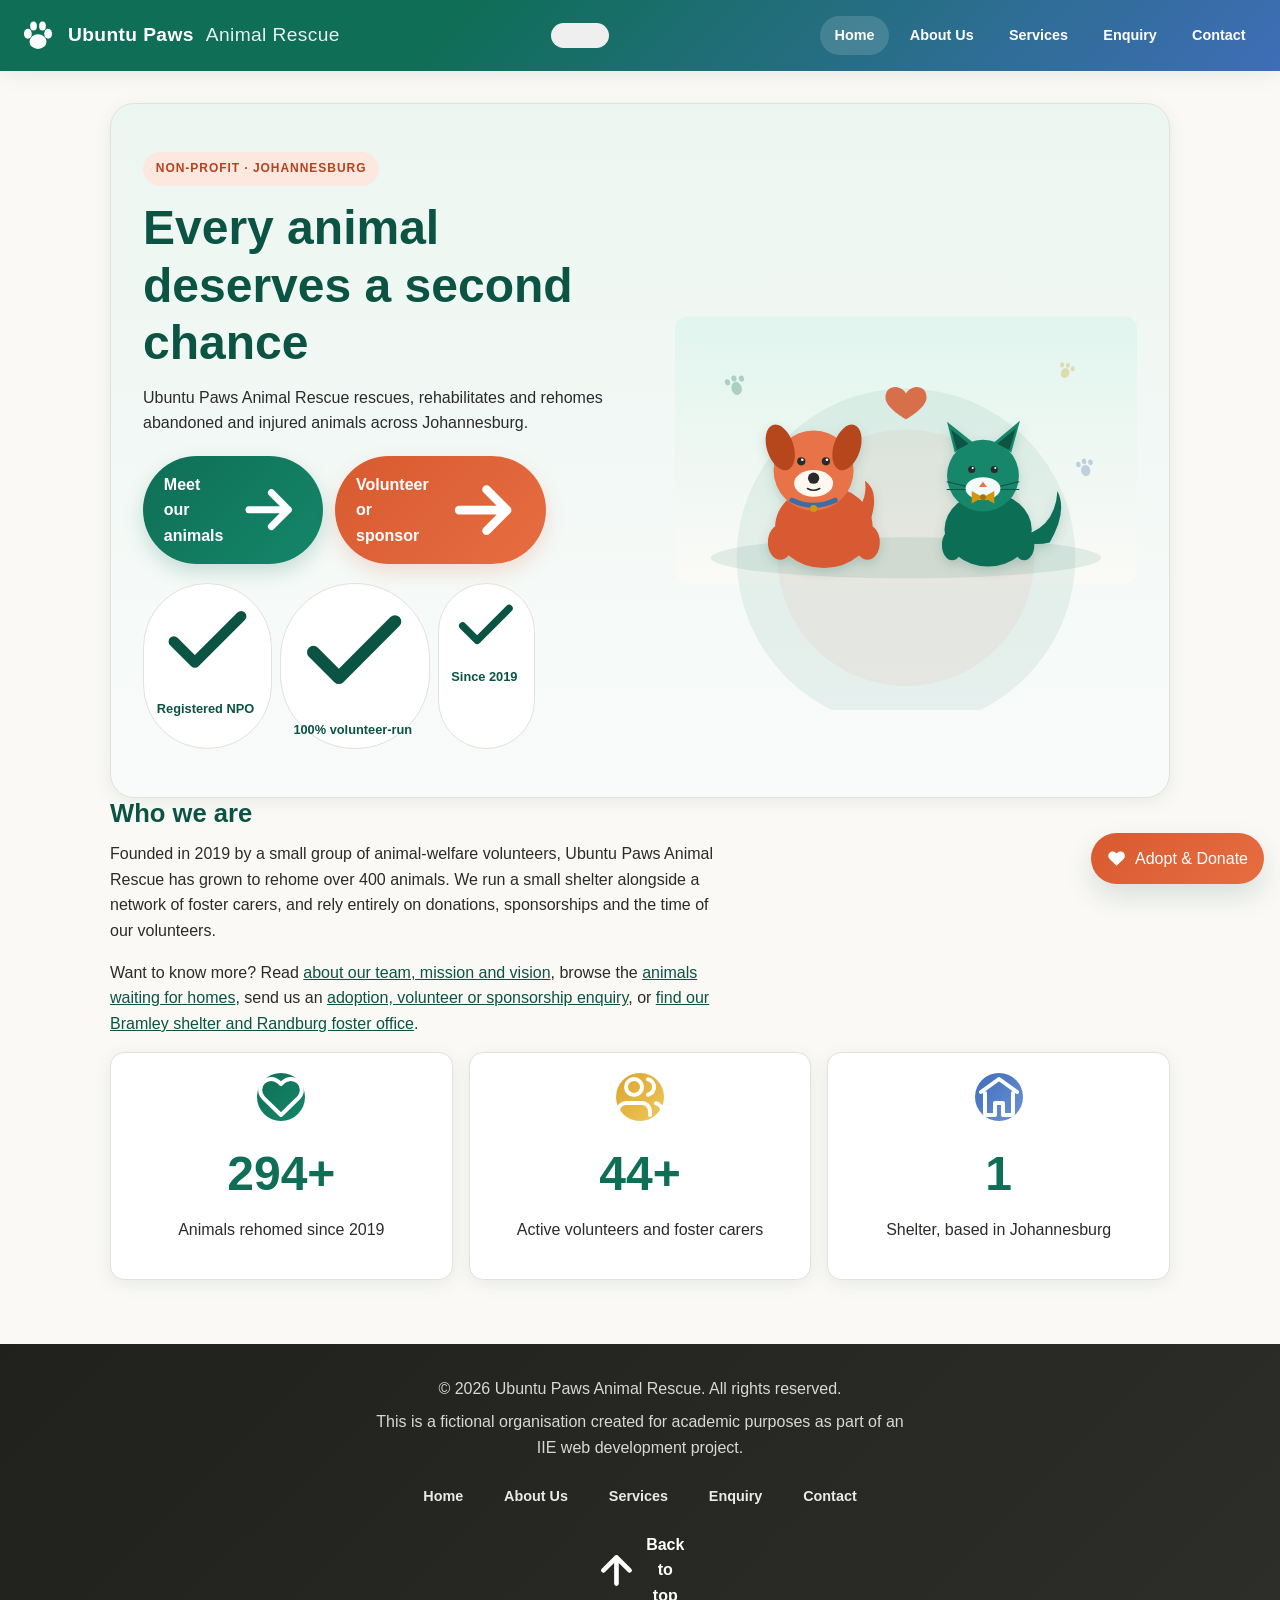
<file: index.html>
<!DOCTYPE html>
<html lang="en">
<head>
  <meta charset="UTF-8">
  <meta name="viewport" content="width=device-width, initial-scale=1.0">
  <title>Animal Rescue &amp; Adoption in Johannesburg | Ubuntu Paws</title>
  <meta name="description" content="Ubuntu Paws is a Johannesburg animal rescue NPO. Adopt a rescued dog or cat, volunteer at our Bramley shelter or sponsor an animal in need.">
  <meta name="keywords" content="animal rescue Johannesburg, adopt a dog Johannesburg, adopt a cat Gauteng, animal shelter Bramley, volunteer animal shelter, sponsor a rescue animal">
  <meta name="author" content="Ubuntu Paws Animal Rescue">
  <meta name="robots" content="index, follow">
  <meta name="theme-color" content="#0f6e56">
  <meta name="referrer" content="strict-origin-when-cross-origin">
  <link rel="canonical" href="https://travismilla94-star.github.io/ubuntu-paws/">
  <meta property="og:type" content="website">
  <meta property="og:site_name" content="Ubuntu Paws Animal Rescue">
  <meta property="og:title" content="Animal Rescue &amp; Adoption in Johannesburg | Ubuntu Paws">
  <meta property="og:description" content="Ubuntu Paws is a Johannesburg animal rescue NPO. Adopt a rescued dog or cat, volunteer at our Bramley shelter or sponsor an animal in need.">
  <meta property="og:url" content="https://travismilla94-star.github.io/ubuntu-paws/">
  <meta property="og:image" content="https://travismilla94-star.github.io/ubuntu-paws/images/og-image.png">
  <meta property="og:image:alt" content="Illustration of a rescued dog and cat sitting together">
  <meta property="og:locale" content="en_ZA">
  <meta name="twitter:card" content="summary_large_image">
  <meta name="twitter:title" content="Animal Rescue &amp; Adoption in Johannesburg | Ubuntu Paws">
  <meta name="twitter:description" content="Ubuntu Paws is a Johannesburg animal rescue NPO. Adopt a rescued dog or cat, volunteer at our Bramley shelter or sponsor an animal in need.">
  <meta name="twitter:image" content="https://travismilla94-star.github.io/ubuntu-paws/images/og-image.png">
  <script>document.documentElement.classList.add('js');</script>
  <link rel="preconnect" href="https://fonts.googleapis.com">
  <link rel="preconnect" href="https://fonts.gstatic.com" crossorigin>
  <link href="https://fonts.googleapis.com/css2?family=Nunito+Sans:wght@400;600;700&family=Poppins:wght@600;700&display=swap" rel="stylesheet">
  <link rel="icon" href="images/favicon.svg" type="image/svg+xml">
  <link rel="stylesheet" href="css/style.css">
  <script type="application/ld+json">
{
  "@context": "https://schema.org",
  "@type": "AnimalShelter",
  "name": "Ubuntu Paws Animal Rescue",
  "url": "https://travismilla94-star.github.io/ubuntu-paws/",
  "logo": "https://travismilla94-star.github.io/ubuntu-paws/images/favicon.svg",
  "image": "https://travismilla94-star.github.io/ubuntu-paws/images/og-image.png",
  "description": "Johannesburg non-profit that rescues, rehabilitates and rehomes abandoned and injured animals.",
  "foundingDate": "2019",
  "telephone": "+27115550123",
  "email": "shelter@ubuntupaws.org.za",
  "areaServed": {
    "@type": "City",
    "name": "Johannesburg"
  },
  "address": {
    "@type": "PostalAddress",
    "streetAddress": "12 Baobab Street",
    "addressLocality": "Bramley",
    "addressRegion": "Gauteng",
    "postalCode": "2090",
    "addressCountry": "ZA"
  },
  "geo": {
    "@type": "GeoCoordinates",
    "latitude": -26.0968,
    "longitude": 28.1056
  },
  "openingHoursSpecification": [
    {
      "@type": "OpeningHoursSpecification",
      "dayOfWeek": [
        "Monday",
        "Tuesday",
        "Wednesday",
        "Thursday",
        "Friday",
        "Saturday"
      ],
      "opens": "09:00",
      "closes": "16:00"
    }
  ],
  "department": {
    "@type": "AnimalShelter",
    "name": "Ubuntu Paws Foster Care Office",
    "telephone": "+27115550456",
    "email": "fostercare@ubuntupaws.org.za",
    "address": {
      "@type": "PostalAddress",
      "streetAddress": "45 Jacaranda Avenue",
      "addressLocality": "Randburg",
      "addressRegion": "Gauteng",
      "postalCode": "2194",
      "addressCountry": "ZA"
    }
  }
}
  </script>
</head>
<body>
  <a class="skip-link" href="#main">Skip to main content</a>

  <!-- Site header with logo/site name -->
  <header id="top">
    <div class="logo">
      <svg class="logo-mark" viewBox="0 0 64 64" fill="currentColor" aria-hidden="true">
        <ellipse cx="32" cy="42" rx="15" ry="13"/>
        <ellipse cx="14" cy="28" rx="7" ry="9"/>
        <ellipse cx="50" cy="28" rx="7" ry="9"/>
        <ellipse cx="24" cy="14" rx="6" ry="8"/>
        <ellipse cx="40" cy="14" rx="6" ry="8"/>
      </svg>
      Ubuntu Paws <span>Animal Rescue</span>
    </div>

    <!-- Main navigation menu, links to every page on the site -->
    <nav>
      <ul>
        <li><a href="index.html" class="active">Home</a></li>
        <li><a href="about.html">About Us</a></li>
        <li><a href="services.html">Services</a></li>
        <li><a href="enquiry.html">Enquiry</a></li>
        <li><a href="contact.html">Contact</a></li>
      </ul>
    </nav>
  </header>

  <main id="main">
    <!-- Hero section: main call to action for the homepage -->
    <section class="hero">
      <div class="hero-text">
        <span class="eyebrow">Non-profit &middot; Johannesburg</span>
        <h1>Every animal deserves a second chance</h1>
        <p>Ubuntu Paws Animal Rescue rescues, rehabilitates and rehomes abandoned and injured animals across Johannesburg.</p>
        <div class="cta-buttons">
          <a href="services.html" class="btn btn-primary">
            Meet our animals
            <svg class="btn-icon" viewBox="0 0 24 24" fill="none" stroke="currentColor" stroke-width="2.5" stroke-linecap="round" stroke-linejoin="round" aria-hidden="true"><path d="M5 12h14M13 6l6 6-6 6"/></svg>
          </a>
          <a href="enquiry.html" class="btn btn-secondary">
            Volunteer or sponsor
            <svg class="btn-icon" viewBox="0 0 24 24" fill="none" stroke="currentColor" stroke-width="2.5" stroke-linecap="round" stroke-linejoin="round" aria-hidden="true"><path d="M5 12h14M13 6l6 6-6 6"/></svg>
          </a>
        </div>
        <ul class="trust-badges">
          <li>
            <svg viewBox="0 0 24 24" fill="none" stroke="currentColor" stroke-width="2.5" stroke-linecap="round" stroke-linejoin="round" aria-hidden="true"><path d="M20 6 9 17l-5-5"/></svg>
            Registered NPO
          </li>
          <li>
            <svg viewBox="0 0 24 24" fill="none" stroke="currentColor" stroke-width="2.5" stroke-linecap="round" stroke-linejoin="round" aria-hidden="true"><path d="M20 6 9 17l-5-5"/></svg>
            100% volunteer-run
          </li>
          <li>
            <svg viewBox="0 0 24 24" fill="none" stroke="currentColor" stroke-width="2.5" stroke-linecap="round" stroke-linejoin="round" aria-hidden="true"><path d="M20 6 9 17l-5-5"/></svg>
            Since 2019
          </li>
        </ul>
      </div>

      <!-- Responsive image: the browser serves a simpler, tighter
           composition on narrow screens and a fuller scene on wide
           screens (an "art direction" use of <picture>). Both are
           original vector illustrations included in images/. -->
      <picture class="hero-image">
        <source media="(min-width: 900px)" srcset="images/hero-desktop.svg" width="900" height="520">
        <img src="images/hero-mobile.svg" alt="Illustration of a rescued dog wearing a blue collar and a cat wearing a gold bow tie sitting together" width="600" height="460" fetchpriority="high">
      </picture>
    </section>

    <!-- Brief introduction to the organisation -->
    <section class="intro">
      <h2>Who we are</h2>
      <p>Founded in 2019 by a small group of animal-welfare volunteers, Ubuntu Paws Animal Rescue has grown
        to rehome over 400 animals. We run a small shelter alongside a network of foster carers, and rely
        entirely on donations, sponsorships and the time of our volunteers.</p>
      <p>Want to know more? Read <a href="about.html">about our team, mission and vision</a>, browse the
        <a href="services.html">animals waiting for homes</a>, send us an <a href="enquiry.html">adoption, volunteer or
        sponsorship enquiry</a>, or <a href="contact.html">find our Bramley shelter and Randburg foster office</a>.</p>
    </section>

    <!-- Quick links / highlights, in a full-bleed colour band -->
    <section class="stats-band full-bleed">
      <div class="highlights">
        <div class="highlight-card">
          <div class="icon-badge" aria-hidden="true">
            <svg viewBox="0 0 24 24" fill="none" stroke="currentColor" stroke-width="2" stroke-linecap="round" stroke-linejoin="round"><path d="M20.8 4.6a5.5 5.5 0 0 0-7.8 0L12 5.6l-1-1a5.5 5.5 0 0 0-7.8 7.8l1 1L12 21l7.8-7.6 1-1a5.5 5.5 0 0 0 0-7.8z"/></svg>
          </div>
          <h3 data-count="400" data-suffix="+">400+</h3>
          <p>Animals rehomed since 2019</p>
        </div>
        <div class="highlight-card">
          <div class="icon-badge gold" aria-hidden="true">
            <svg viewBox="0 0 24 24" fill="none" stroke="currentColor" stroke-width="2" stroke-linecap="round" stroke-linejoin="round"><path d="M17 21v-2a4 4 0 0 0-4-4H5a4 4 0 0 0-4 4v2"/><circle cx="9" cy="7" r="4"/><path d="M23 21v-2a4 4 0 0 0-3-3.87"/><path d="M16 3.13a4 4 0 0 1 0 7.75"/></svg>
          </div>
          <h3 data-count="60" data-suffix="+">60+</h3>
          <p>Active volunteers and foster carers</p>
        </div>
        <div class="highlight-card">
          <div class="icon-badge blue" aria-hidden="true">
            <svg viewBox="0 0 24 24" fill="none" stroke="currentColor" stroke-width="2" stroke-linecap="round" stroke-linejoin="round"><path d="M3 9.5 12 3l9 6.5"/><path d="M5 10v10a1 1 0 0 0 1 1h4v-6h4v6h4a1 1 0 0 0 1-1V10"/></svg>
          </div>
          <h3 data-count="1">1</h3>
          <p>Shelter, based in Johannesburg</p>
        </div>
      </div>
    </section>
  </main>

  <!-- Site footer, repeated on every page -->
  <footer>
    <p>&copy; 2026 Ubuntu Paws Animal Rescue. All rights reserved.</p>
    <p>This is a fictional organisation created for academic purposes as part of an IIE web development project.</p>
    <nav class="footer-nav" aria-label="Footer">
      <a href="index.html">Home</a>
      <a href="about.html">About Us</a>
      <a href="services.html">Services</a>
      <a href="enquiry.html">Enquiry</a>
      <a href="contact.html">Contact</a>
    </nav>
    <a class="back-to-top" href="#top">
      <svg viewBox="0 0 24 24" fill="none" stroke="currentColor" stroke-width="2.5" stroke-linecap="round" stroke-linejoin="round" aria-hidden="true"><path d="M12 19V5M5 12l7-7 7 7"/></svg>
      Back to top
    </a>
  </footer>

  <!-- Floating call-to-action: keeps the primary conversion goal reachable -->
  <a class="fab" href="enquiry.html">
    <svg viewBox="0 0 24 24" fill="currentColor" aria-hidden="true"><path d="M20.8 4.6a5.5 5.5 0 0 0-7.8 0L12 5.6l-1-1a5.5 5.5 0 0 0-7.8 7.8l1 1L12 21l7.8-7.6 1-1a5.5 5.5 0 0 0 0-7.8z"/></svg>
    <span class="fab-label">Adopt &amp; Donate</span>
  </a>

  <script src="js/main.js" defer></script>
</body>
</html>
</file>
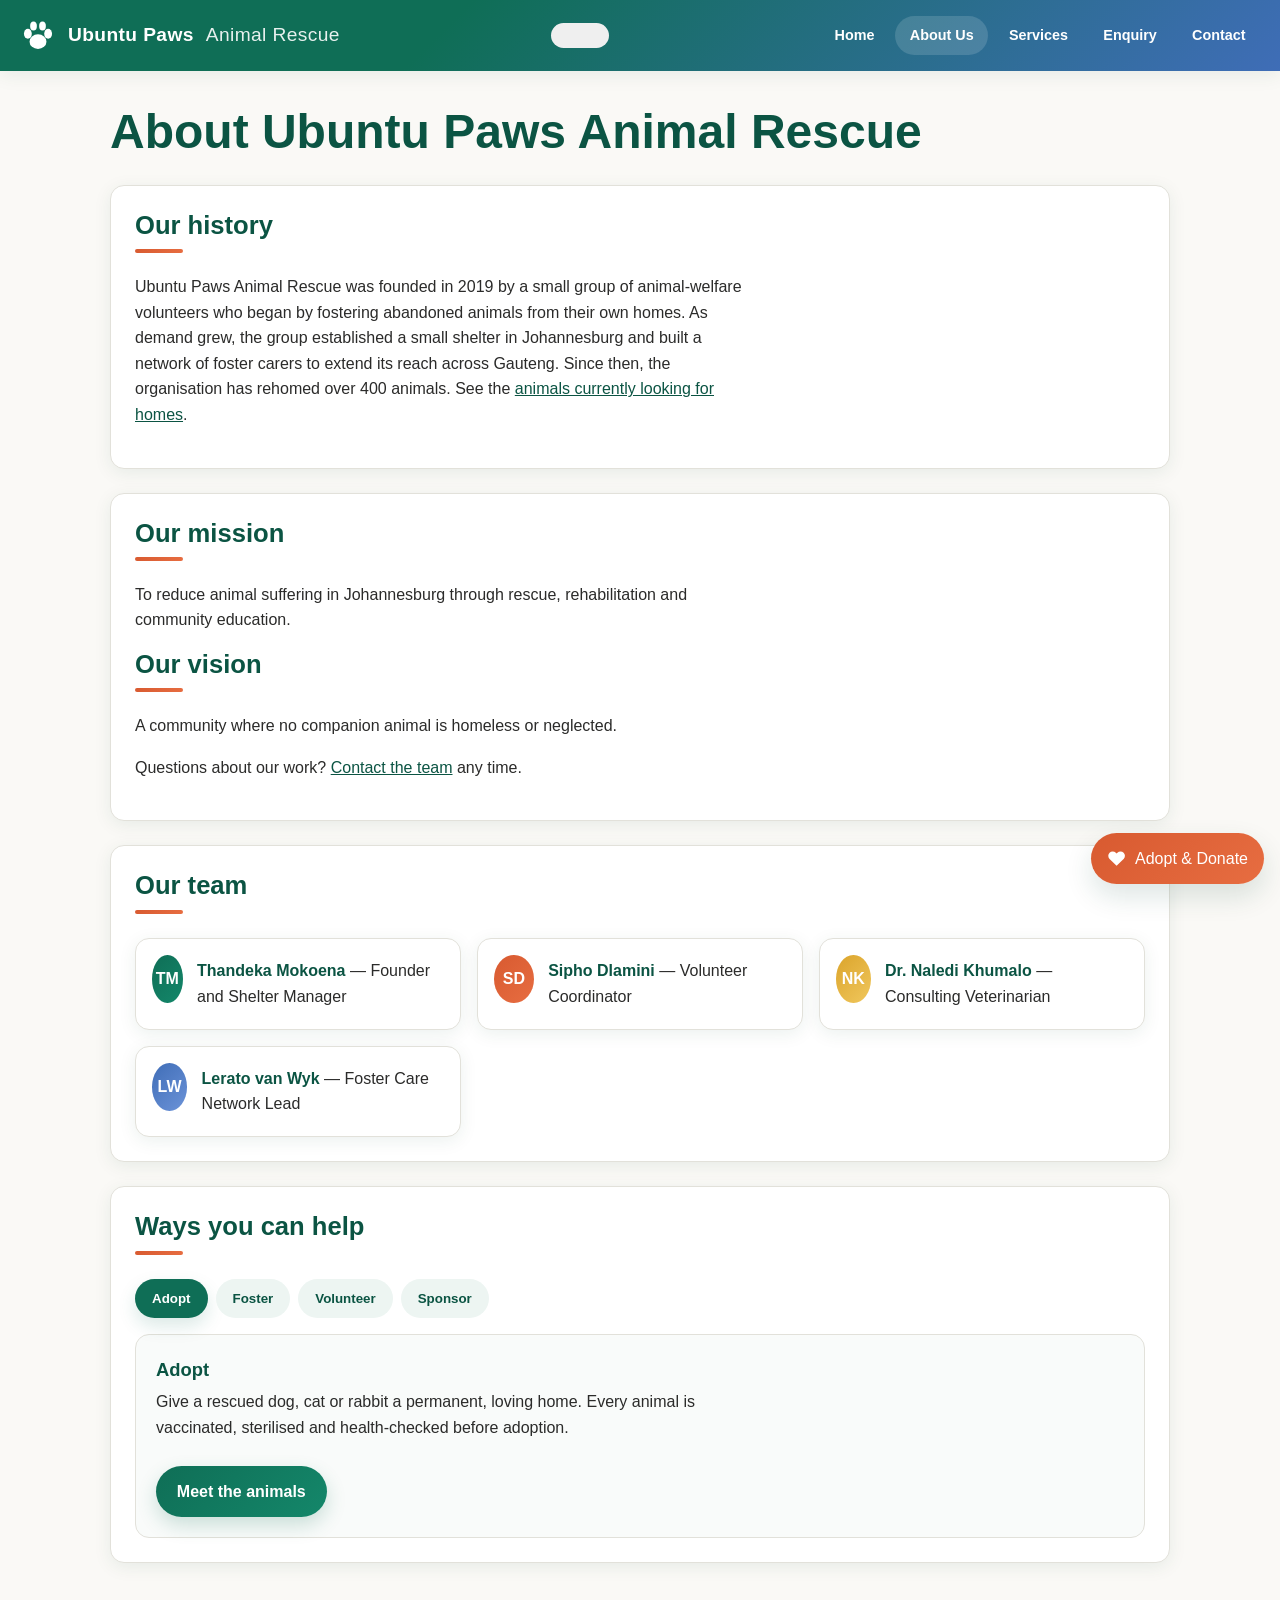
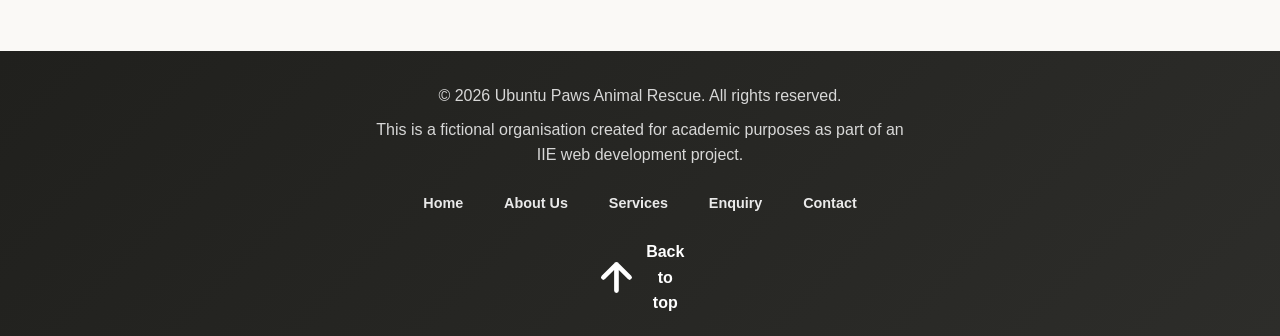
<file: about.html>
<!DOCTYPE html>
<html lang="en">
<head>
  <meta charset="UTF-8">
  <meta name="viewport" content="width=device-width, initial-scale=1.0">
  <title>About Us: Johannesburg Animal Rescue NPO | Ubuntu Paws</title>
  <meta name="description" content="Meet the volunteers behind Ubuntu Paws, a Johannesburg animal rescue founded in 2019, and learn about our mission, vision and ways to help.">
  <meta name="keywords" content="about Ubuntu Paws, Johannesburg animal welfare, animal rescue team, foster care network Gauteng, animal rescue mission">
  <meta name="author" content="Ubuntu Paws Animal Rescue">
  <meta name="robots" content="index, follow">
  <meta name="theme-color" content="#0f6e56">
  <meta name="referrer" content="strict-origin-when-cross-origin">
  <link rel="canonical" href="https://travismilla94-star.github.io/ubuntu-paws/about.html">
  <meta property="og:type" content="website">
  <meta property="og:site_name" content="Ubuntu Paws Animal Rescue">
  <meta property="og:title" content="About Us: Johannesburg Animal Rescue NPO | Ubuntu Paws">
  <meta property="og:description" content="Meet the volunteers behind Ubuntu Paws, a Johannesburg animal rescue founded in 2019, and learn about our mission, vision and ways to help.">
  <meta property="og:url" content="https://travismilla94-star.github.io/ubuntu-paws/about.html">
  <meta property="og:image" content="https://travismilla94-star.github.io/ubuntu-paws/images/og-image.png">
  <meta property="og:image:alt" content="Illustration of a rescued dog and cat sitting together">
  <meta property="og:locale" content="en_ZA">
  <meta name="twitter:card" content="summary_large_image">
  <meta name="twitter:title" content="About Us: Johannesburg Animal Rescue NPO | Ubuntu Paws">
  <meta name="twitter:description" content="Meet the volunteers behind Ubuntu Paws, a Johannesburg animal rescue founded in 2019, and learn about our mission, vision and ways to help.">
  <meta name="twitter:image" content="https://travismilla94-star.github.io/ubuntu-paws/images/og-image.png">
  <script>document.documentElement.classList.add('js');</script>
  <link rel="preconnect" href="https://fonts.googleapis.com">
  <link rel="preconnect" href="https://fonts.gstatic.com" crossorigin>
  <link href="https://fonts.googleapis.com/css2?family=Nunito+Sans:wght@400;600;700&family=Poppins:wght@600;700&display=swap" rel="stylesheet">
  <link rel="icon" href="images/favicon.svg" type="image/svg+xml">
  <link rel="stylesheet" href="css/style.css">
</head>
<body>
  <a class="skip-link" href="#main">Skip to main content</a>

  <header id="top">
    <div class="logo">
      <svg class="logo-mark" viewBox="0 0 64 64" fill="currentColor" aria-hidden="true">
        <ellipse cx="32" cy="42" rx="15" ry="13"/>
        <ellipse cx="14" cy="28" rx="7" ry="9"/>
        <ellipse cx="50" cy="28" rx="7" ry="9"/>
        <ellipse cx="24" cy="14" rx="6" ry="8"/>
        <ellipse cx="40" cy="14" rx="6" ry="8"/>
      </svg>
      Ubuntu Paws <span>Animal Rescue</span>
    </div>
    <nav>
      <ul>
        <li><a href="index.html">Home</a></li>
        <li><a href="about.html" class="active">About Us</a></li>
        <li><a href="services.html">Services</a></li>
        <li><a href="enquiry.html">Enquiry</a></li>
        <li><a href="contact.html">Contact</a></li>
      </ul>
    </nav>
  </header>

  <main id="main">
    <section class="page-heading">
      <h1>About Ubuntu Paws Animal Rescue</h1>
    </section>

    <!-- Organisation history -->
    <section class="content-block">
      <h2>Our history</h2>
      <p>Ubuntu Paws Animal Rescue was founded in 2019 by a small group of animal-welfare volunteers who
        began by fostering abandoned animals from their own homes. As demand grew, the group established a
        small shelter in Johannesburg and built a network of foster carers to extend its reach across
        Gauteng. Since then, the organisation has rehomed over 400 animals. See the <a href="services.html">animals currently looking for homes</a>.</p>
    </section>

    <!-- Mission and vision -->
    <section class="content-block">
      <h2>Our mission</h2>
      <p>To reduce animal suffering in Johannesburg through rescue, rehabilitation and community education.</p>

      <h2>Our vision</h2>
      <p>A community where no companion animal is homeless or neglected.</p>
      <p>Questions about our work? <a href="contact.html">Contact the team</a> any time.</p>
    </section>

    <!-- Team members -->
    <section class="content-block">
      <h2>Our team</h2>
      <ul class="team-list">
        <li>
          <div class="avatar" aria-hidden="true">TM</div>
          <div><strong>Thandeka Mokoena</strong> &mdash; Founder and Shelter Manager</div>
        </li>
        <li>
          <div class="avatar accent" aria-hidden="true">SD</div>
          <div><strong>Sipho Dlamini</strong> &mdash; Volunteer Coordinator</div>
        </li>
        <li>
          <div class="avatar gold" aria-hidden="true">NK</div>
          <div><strong>Dr. Naledi Khumalo</strong> &mdash; Consulting Veterinarian</div>
        </li>
        <li>
          <div class="avatar blue" aria-hidden="true">LW</div>
          <div><strong>Lerato van Wyk</strong> &mdash; Foster Care Network Lead</div>
        </li>
      </ul>
    </section>
    <!-- Interactive tabs: ways to help -->
    <section class="content-block">
      <h2>Ways you can help</h2>
      <div class="tabs" data-tabs>
        <div class="tablist" role="tablist" aria-label="Ways to help Ubuntu Paws">
          <button type="button" role="tab" id="tab-adopt" aria-controls="panel-adopt" aria-selected="true">Adopt</button>
          <button type="button" role="tab" id="tab-foster" aria-controls="panel-foster" aria-selected="false" tabindex="-1">Foster</button>
          <button type="button" role="tab" id="tab-volunteer" aria-controls="panel-volunteer" aria-selected="false" tabindex="-1">Volunteer</button>
          <button type="button" role="tab" id="tab-sponsor" aria-controls="panel-sponsor" aria-selected="false" tabindex="-1">Sponsor</button>
        </div>
        <div class="tabpanel" role="tabpanel" id="panel-adopt" aria-labelledby="tab-adopt" tabindex="0">
          <h3 class="tab-heading">Adopt</h3>
          <p>Give a rescued dog, cat or rabbit a permanent, loving home. Every animal is vaccinated, sterilised and health-checked before adoption.</p>
          <a class="btn-link" href="services.html">Meet the animals</a>
        </div>
        <div class="tabpanel" role="tabpanel" id="panel-foster" aria-labelledby="tab-foster" tabindex="0">
          <h3 class="tab-heading">Foster</h3>
          <p>Open your home to an animal for a few weeks while they recover and learn to trust people. We provide food, supplies and vet care.</p>
          <a class="btn-link" href="contact.html">Talk to our foster care team</a>
        </div>
        <div class="tabpanel" role="tabpanel" id="panel-volunteer" aria-labelledby="tab-volunteer" tabindex="0">
          <h3 class="tab-heading">Volunteer</h3>
          <p>Walk dogs, help at the shelter or support weekend adoption events. A few hours a month makes a real difference.</p>
          <a class="btn-link" href="enquiry.html">Volunteer with us</a>
        </div>
        <div class="tabpanel" role="tabpanel" id="panel-sponsor" aria-labelledby="tab-sponsor" tabindex="0">
          <h3 class="tab-heading">Sponsor</h3>
          <p>Fund food, vaccinations or sterilisation with a monthly sponsorship, starting from R150 a month.</p>
          <a class="btn-link" href="enquiry.html">Become a sponsor</a>
        </div>
      </div>
    </section>
  </main>

  <footer>
    <p>&copy; 2026 Ubuntu Paws Animal Rescue. All rights reserved.</p>
    <p>This is a fictional organisation created for academic purposes as part of an IIE web development project.</p>
    <nav class="footer-nav" aria-label="Footer">
      <a href="index.html">Home</a>
      <a href="about.html">About Us</a>
      <a href="services.html">Services</a>
      <a href="enquiry.html">Enquiry</a>
      <a href="contact.html">Contact</a>
    </nav>
    <a class="back-to-top" href="#top">
      <svg viewBox="0 0 24 24" fill="none" stroke="currentColor" stroke-width="2.5" stroke-linecap="round" stroke-linejoin="round" aria-hidden="true"><path d="M12 19V5M5 12l7-7 7 7"/></svg>
      Back to top
    </a>
  </footer>

  <!-- Floating call-to-action: keeps the primary conversion goal reachable -->
  <a class="fab" href="enquiry.html">
    <svg viewBox="0 0 24 24" fill="currentColor" aria-hidden="true"><path d="M20.8 4.6a5.5 5.5 0 0 0-7.8 0L12 5.6l-1-1a5.5 5.5 0 0 0-7.8 7.8l1 1L12 21l7.8-7.6 1-1a5.5 5.5 0 0 0 0-7.8z"/></svg>
    <span class="fab-label">Adopt &amp; Donate</span>
  </a>

  <script src="js/main.js" defer></script>
</body>
</html>
</file>
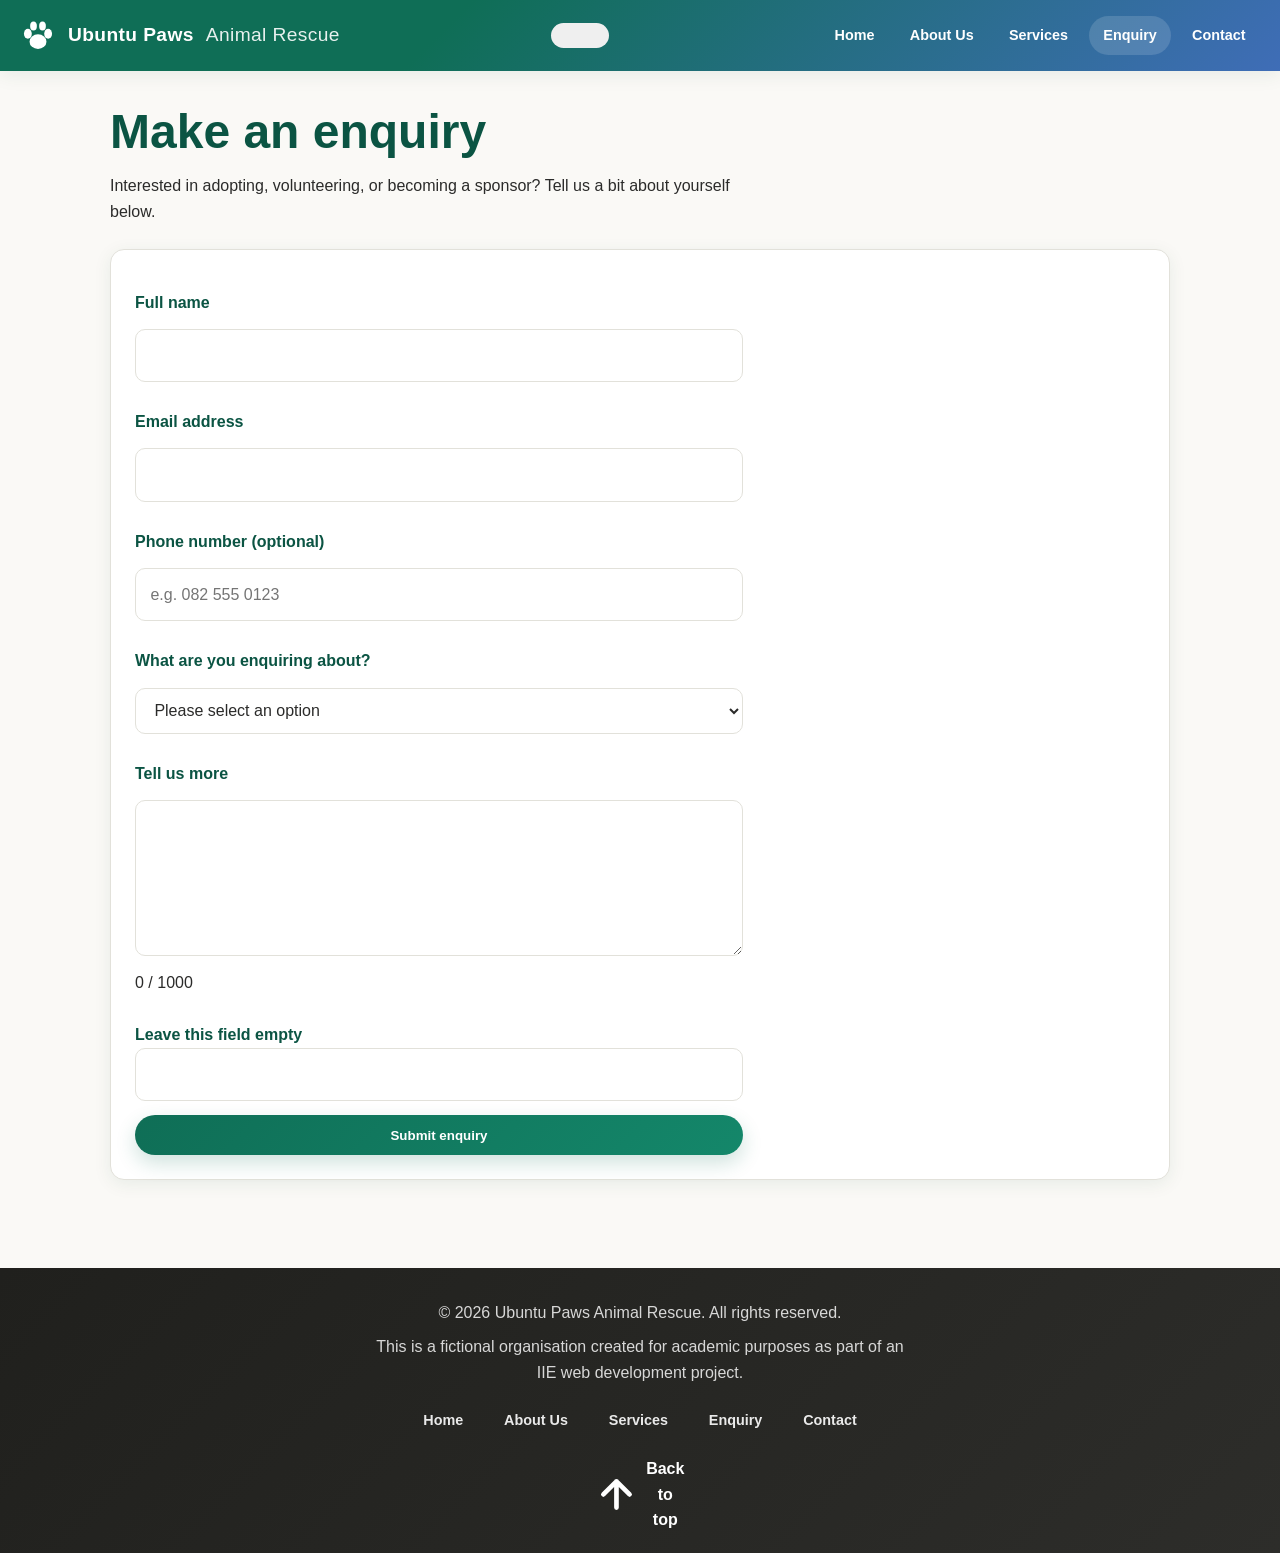
<file: enquiry.html>
<!DOCTYPE html>
<html lang="en">
<head>
  <meta charset="UTF-8">
  <meta name="viewport" content="width=device-width, initial-scale=1.0">
  <title>Adopt, Volunteer or Sponsor: Enquiry | Ubuntu Paws</title>
  <meta name="description" content="Send an enquiry to adopt a rescued animal, volunteer or sponsor Ubuntu Paws in Johannesburg and get fees and availability straight away.">
  <meta name="keywords" content="adoption enquiry Johannesburg, volunteer animal shelter, sponsor a rescue animal, animal adoption application">
  <meta name="author" content="Ubuntu Paws Animal Rescue">
  <meta name="robots" content="index, follow">
  <meta name="theme-color" content="#0f6e56">
  <meta name="referrer" content="strict-origin-when-cross-origin">
  <link rel="canonical" href="https://travismilla94-star.github.io/ubuntu-paws/enquiry.html">
  <meta property="og:type" content="website">
  <meta property="og:site_name" content="Ubuntu Paws Animal Rescue">
  <meta property="og:title" content="Adopt, Volunteer or Sponsor: Enquiry | Ubuntu Paws">
  <meta property="og:description" content="Send an enquiry to adopt a rescued animal, volunteer or sponsor Ubuntu Paws in Johannesburg and get fees and availability straight away.">
  <meta property="og:url" content="https://travismilla94-star.github.io/ubuntu-paws/enquiry.html">
  <meta property="og:image" content="https://travismilla94-star.github.io/ubuntu-paws/images/og-image.png">
  <meta property="og:image:alt" content="Illustration of a rescued dog and cat sitting together">
  <meta property="og:locale" content="en_ZA">
  <meta name="twitter:card" content="summary_large_image">
  <meta name="twitter:title" content="Adopt, Volunteer or Sponsor: Enquiry | Ubuntu Paws">
  <meta name="twitter:description" content="Send an enquiry to adopt a rescued animal, volunteer or sponsor Ubuntu Paws in Johannesburg and get fees and availability straight away.">
  <meta name="twitter:image" content="https://travismilla94-star.github.io/ubuntu-paws/images/og-image.png">
  <script>document.documentElement.classList.add('js');</script>
  <link rel="preconnect" href="https://fonts.googleapis.com">
  <link rel="preconnect" href="https://fonts.gstatic.com" crossorigin>
  <link href="https://fonts.googleapis.com/css2?family=Nunito+Sans:wght@400;600;700&family=Poppins:wght@600;700&display=swap" rel="stylesheet">
  <link rel="icon" href="images/favicon.svg" type="image/svg+xml">
  <link rel="stylesheet" href="css/style.css">
</head>
<body>
  <a class="skip-link" href="#main">Skip to main content</a>

  <header id="top">
    <div class="logo">
      <svg class="logo-mark" viewBox="0 0 64 64" fill="currentColor" aria-hidden="true">
        <ellipse cx="32" cy="42" rx="15" ry="13"/>
        <ellipse cx="14" cy="28" rx="7" ry="9"/>
        <ellipse cx="50" cy="28" rx="7" ry="9"/>
        <ellipse cx="24" cy="14" rx="6" ry="8"/>
        <ellipse cx="40" cy="14" rx="6" ry="8"/>
      </svg>
      Ubuntu Paws <span>Animal Rescue</span>
    </div>
    <nav>
      <ul>
        <li><a href="index.html">Home</a></li>
        <li><a href="about.html">About Us</a></li>
        <li><a href="services.html">Services</a></li>
        <li><a href="enquiry.html" class="active">Enquiry</a></li>
        <li><a href="contact.html">Contact</a></li>
      </ul>
    </nav>
  </header>

  <main id="main">
    <section class="page-heading">
      <h1>Make an enquiry</h1>
      <p>Interested in adopting, volunteering, or becoming a sponsor? Tell us a bit about yourself below.</p>
    </section>

    <!-- Enquiry form: covers adoption, volunteering and sponsorship as required for an NPO -->
    <section class="content-block">
      <form action="https://formspree.io/f/YOUR_FORM_ID" method="post" class="enquiry-form" id="enquiry-form" novalidate>

        <label for="full-name">Full name</label>
        <input type="text" id="full-name" name="full-name" required minlength="2" maxlength="80" autocomplete="name"
               data-validate="name" data-label="Full name" aria-describedby="full-name-error">
        <span class="field-error" id="full-name-error" aria-live="polite"></span>

        <label for="email">Email address</label>
        <input type="email" id="email" name="email" required maxlength="120" autocomplete="email"
               data-validate="email" data-label="Email address" aria-describedby="email-error">
        <span class="field-error" id="email-error" aria-live="polite"></span>

        <label for="phone">Phone number <span class="optional">(optional)</span></label>
        <input type="tel" id="phone" name="phone" inputmode="tel" autocomplete="tel" placeholder="e.g. 082 555 0123"
               pattern="(\+27|0)[ ]?[1-9][0-9][ ]?[0-9]{3}[ ]?[0-9]{4}" maxlength="16"
               data-validate="phone" data-label="Phone number" aria-describedby="phone-error">
        <span class="field-error" id="phone-error" aria-live="polite"></span>

        <label for="enquiry-type">What are you enquiring about?</label>
        <select id="enquiry-type" name="enquiry-type" required data-label="Enquiry type" aria-describedby="enquiry-type-error">
          <option value="">Please select an option</option>
          <option value="adoption">Adopting an animal</option>
          <option value="volunteering">Becoming a volunteer</option>
          <option value="sponsorship">Becoming a sponsor</option>
          <option value="other">Other</option>
        </select>
        <span class="field-error" id="enquiry-type-error" aria-live="polite"></span>

        <div class="field-group" id="animal-field" hidden>
          <label for="animal">Which animal are you interested in?</label>
          <select id="animal" name="animal">
            <option value="">No specific animal yet</option>
          </select>
        </div>

        <label for="message">Tell us more</label>
        <textarea id="message" name="message" rows="5" required minlength="10" maxlength="1000"
                  data-validate="text" data-label="Your message" aria-describedby="message-error message-count"></textarea>
        <span class="char-count" id="message-count" aria-hidden="true">0 / 1000</span>
        <span class="field-error" id="message-error" aria-live="polite"></span>

        <!-- Honeypot: hidden from people, tempting to spam bots -->
        <div class="hp" aria-hidden="true">
          <label for="company">Leave this field empty</label>
          <input type="text" id="company" name="company" tabindex="-1" autocomplete="off">
        </div>

        <button type="submit" class="btn btn-primary">Submit enquiry</button>
      </form>
      <div class="form-response" id="form-response" aria-live="polite"></div>
    </section>
  </main>

  <footer>
    <p>&copy; 2026 Ubuntu Paws Animal Rescue. All rights reserved.</p>
    <p>This is a fictional organisation created for academic purposes as part of an IIE web development project.</p>
    <nav class="footer-nav" aria-label="Footer">
      <a href="index.html">Home</a>
      <a href="about.html">About Us</a>
      <a href="services.html">Services</a>
      <a href="enquiry.html">Enquiry</a>
      <a href="contact.html">Contact</a>
    </nav>
    <a class="back-to-top" href="#top">
      <svg viewBox="0 0 24 24" fill="none" stroke="currentColor" stroke-width="2.5" stroke-linecap="round" stroke-linejoin="round" aria-hidden="true"><path d="M12 19V5M5 12l7-7 7 7"/></svg>
      Back to top
    </a>
  </footer>

  <script src="js/main.js" defer></script>
</body>
</html>
</file>
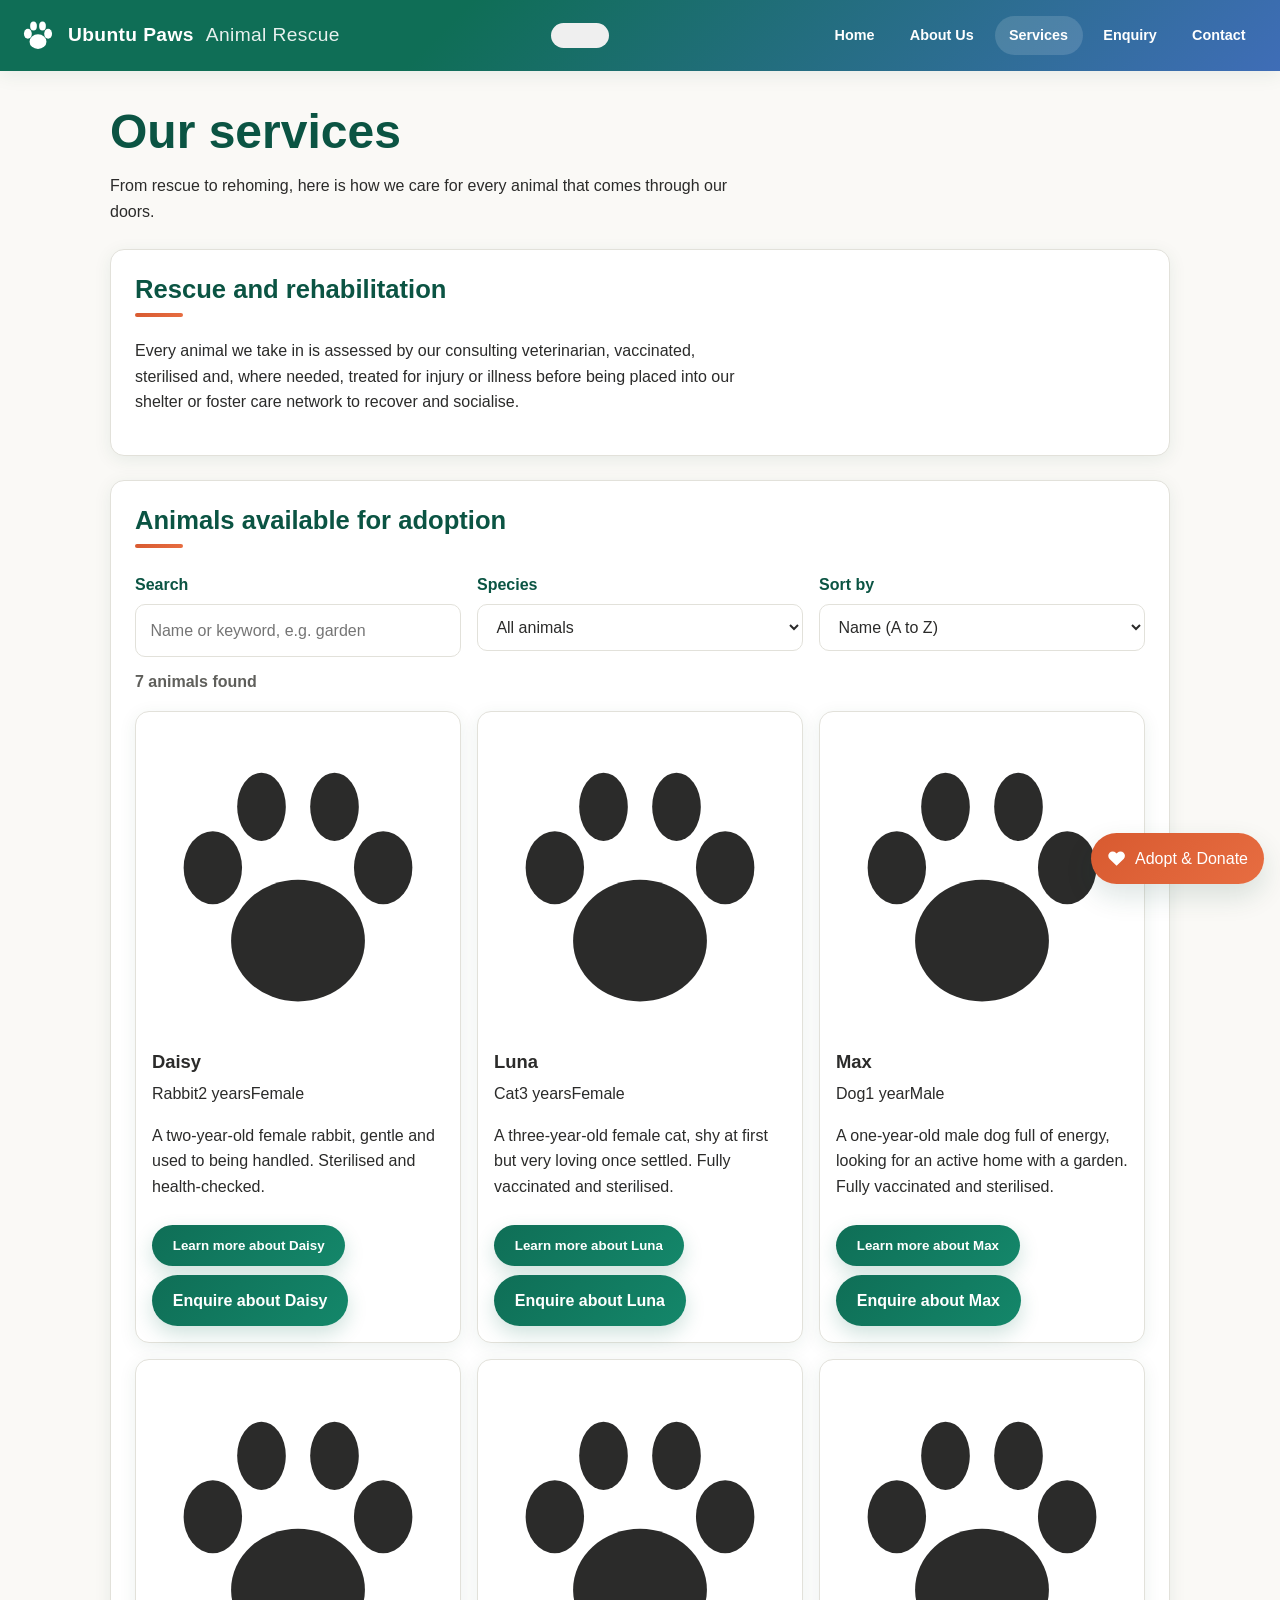
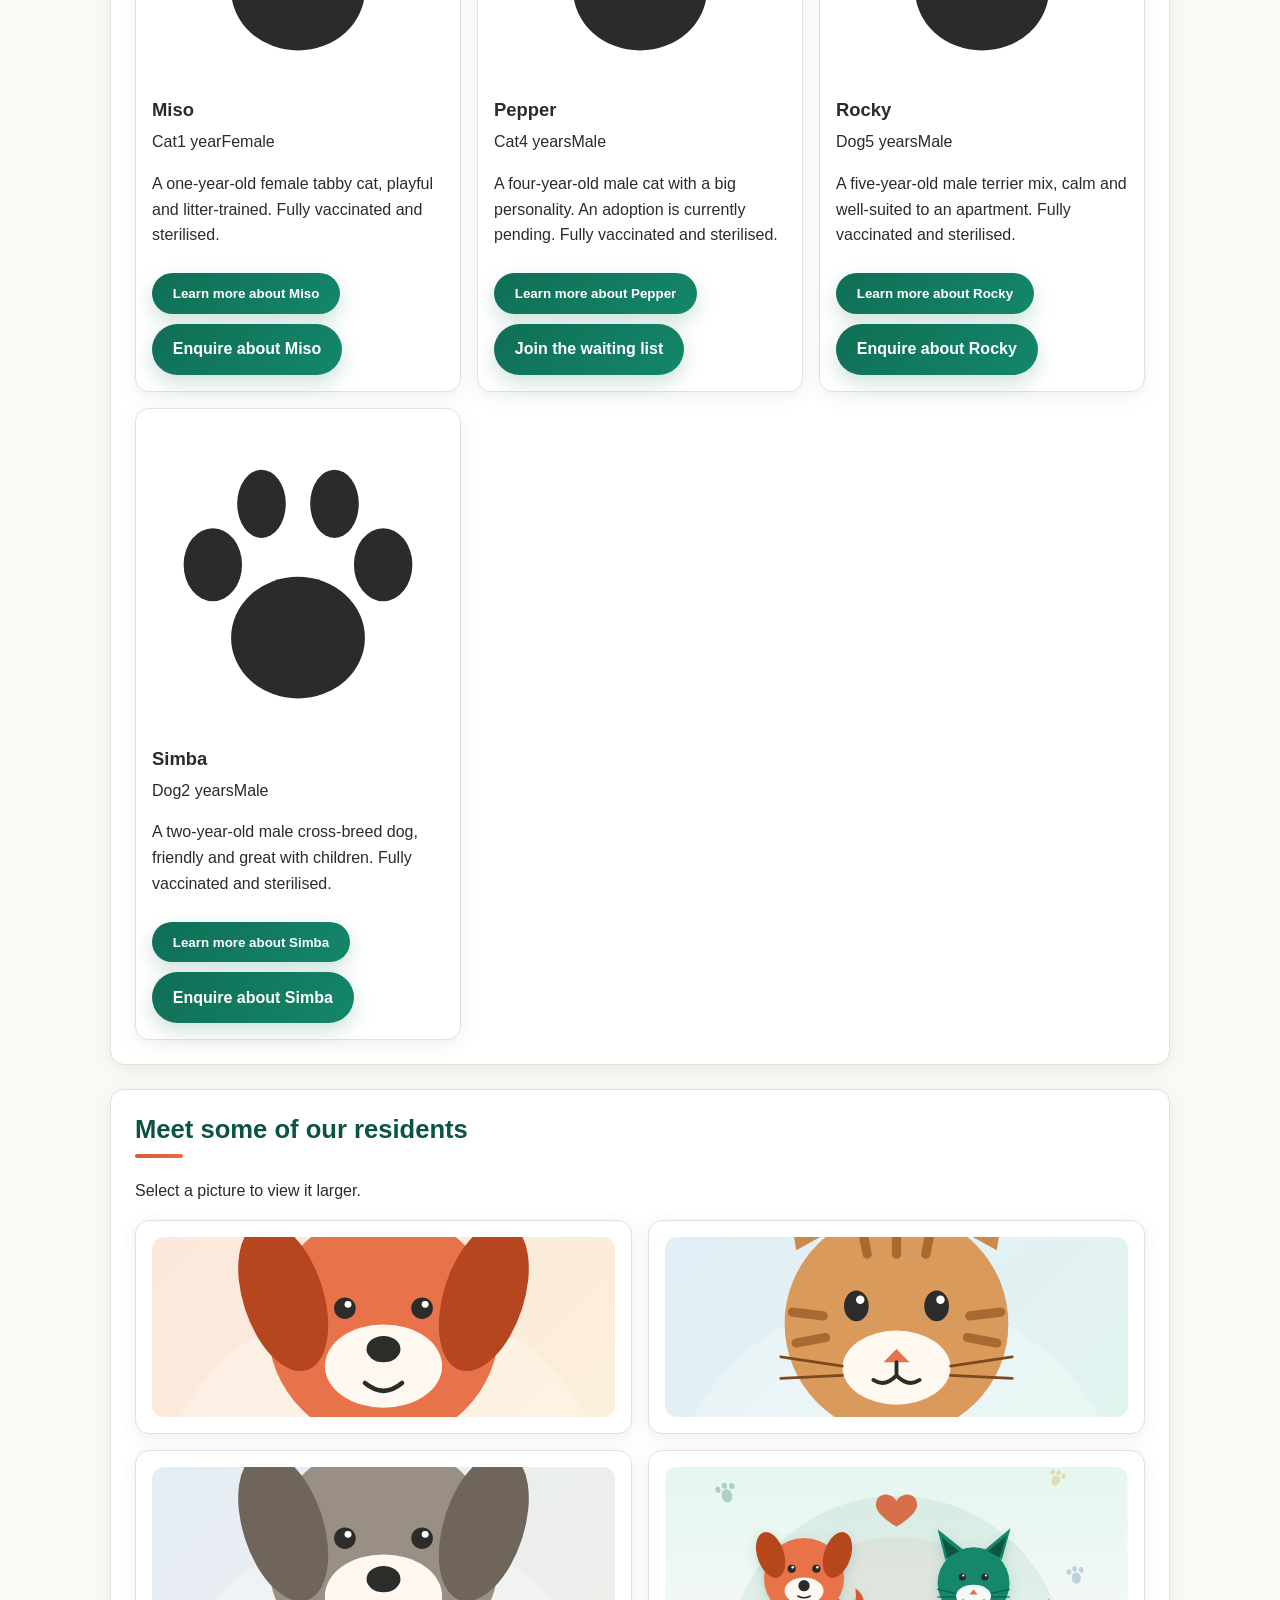
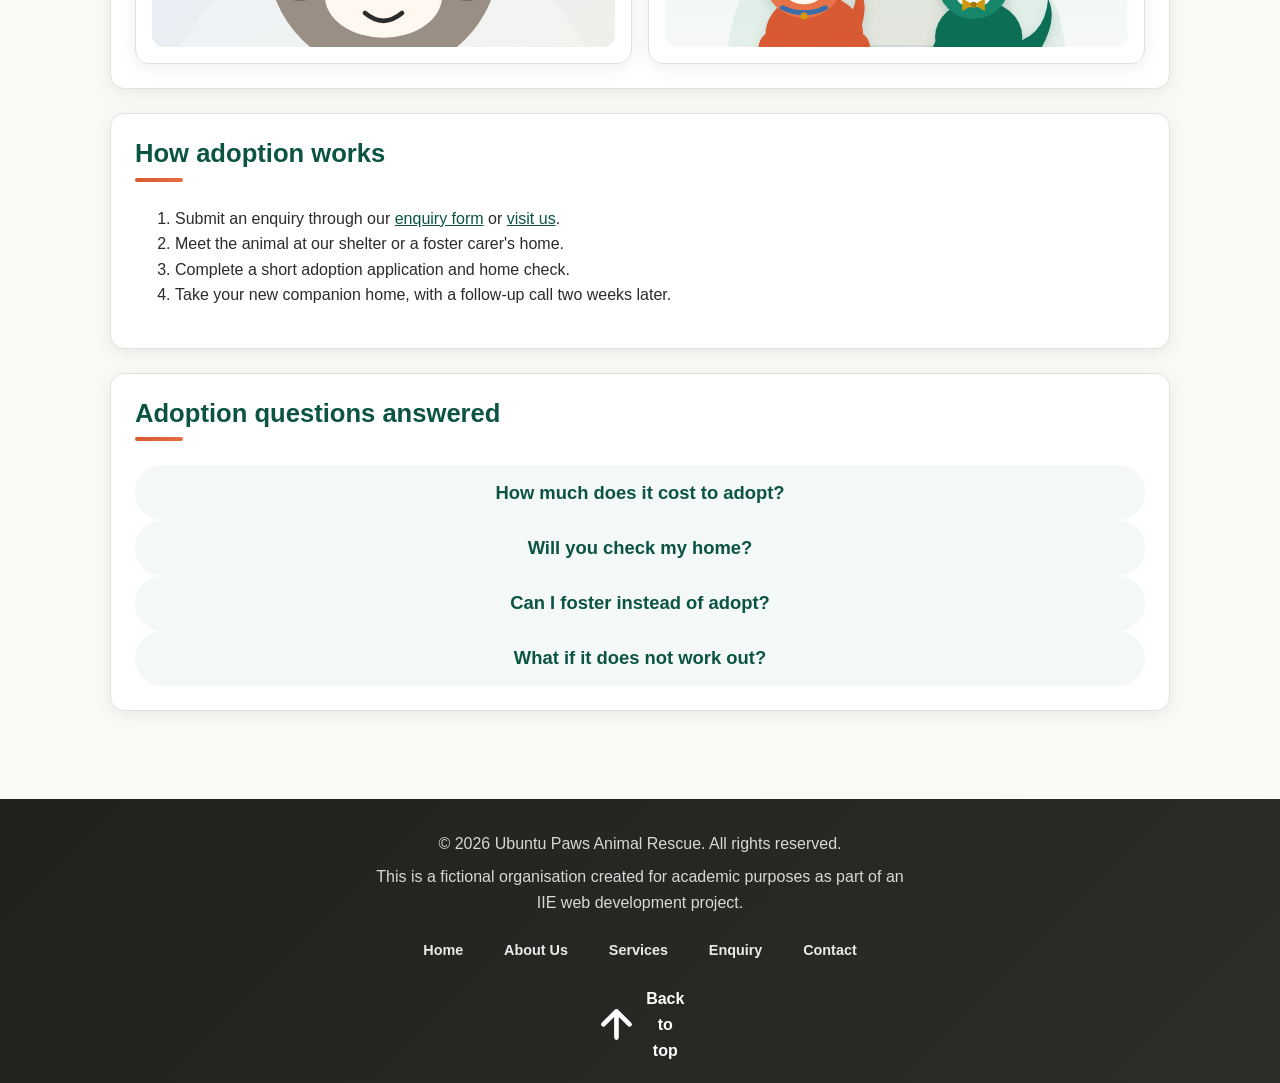
<file: services.html>
<!DOCTYPE html>
<html lang="en">
<head>
  <meta charset="UTF-8">
  <meta name="viewport" content="width=device-width, initial-scale=1.0">
  <title>Adopt a Dog, Cat or Rabbit in Johannesburg | Ubuntu Paws</title>
  <meta name="description" content="Browse rescued dogs, cats and rabbits available for adoption in Johannesburg. Search by species, age and name, then enquire online.">
  <meta name="keywords" content="adopt a dog Johannesburg, adopt a cat Johannesburg, adopt a rabbit, pets for adoption Gauteng, animal adoption fees, rescue animals">
  <meta name="author" content="Ubuntu Paws Animal Rescue">
  <meta name="robots" content="index, follow">
  <meta name="theme-color" content="#0f6e56">
  <meta name="referrer" content="strict-origin-when-cross-origin">
  <link rel="canonical" href="https://travismilla94-star.github.io/ubuntu-paws/services.html">
  <meta property="og:type" content="website">
  <meta property="og:site_name" content="Ubuntu Paws Animal Rescue">
  <meta property="og:title" content="Adopt a Dog, Cat or Rabbit in Johannesburg | Ubuntu Paws">
  <meta property="og:description" content="Browse rescued dogs, cats and rabbits available for adoption in Johannesburg. Search by species, age and name, then enquire online.">
  <meta property="og:url" content="https://travismilla94-star.github.io/ubuntu-paws/services.html">
  <meta property="og:image" content="https://travismilla94-star.github.io/ubuntu-paws/images/og-image.png">
  <meta property="og:image:alt" content="Illustration of a rescued dog and cat sitting together">
  <meta property="og:locale" content="en_ZA">
  <meta name="twitter:card" content="summary_large_image">
  <meta name="twitter:title" content="Adopt a Dog, Cat or Rabbit in Johannesburg | Ubuntu Paws">
  <meta name="twitter:description" content="Browse rescued dogs, cats and rabbits available for adoption in Johannesburg. Search by species, age and name, then enquire online.">
  <meta name="twitter:image" content="https://travismilla94-star.github.io/ubuntu-paws/images/og-image.png">
  <script>document.documentElement.classList.add('js');</script>
  <link rel="preconnect" href="https://fonts.googleapis.com">
  <link rel="preconnect" href="https://fonts.gstatic.com" crossorigin>
  <link href="https://fonts.googleapis.com/css2?family=Nunito+Sans:wght@400;600;700&family=Poppins:wght@600;700&display=swap" rel="stylesheet">
  <link rel="icon" href="images/favicon.svg" type="image/svg+xml">
  <link rel="stylesheet" href="css/style.css">
</head>
<body>
  <a class="skip-link" href="#main">Skip to main content</a>

  <header id="top">
    <div class="logo">
      <svg class="logo-mark" viewBox="0 0 64 64" fill="currentColor" aria-hidden="true">
        <ellipse cx="32" cy="42" rx="15" ry="13"/>
        <ellipse cx="14" cy="28" rx="7" ry="9"/>
        <ellipse cx="50" cy="28" rx="7" ry="9"/>
        <ellipse cx="24" cy="14" rx="6" ry="8"/>
        <ellipse cx="40" cy="14" rx="6" ry="8"/>
      </svg>
      Ubuntu Paws <span>Animal Rescue</span>
    </div>
    <nav>
      <ul>
        <li><a href="index.html">Home</a></li>
        <li><a href="about.html">About Us</a></li>
        <li><a href="services.html" class="active">Services</a></li>
        <li><a href="enquiry.html">Enquiry</a></li>
        <li><a href="contact.html">Contact</a></li>
      </ul>
    </nav>
  </header>

  <main id="main">
    <section class="page-heading">
      <h1>Our services</h1>
      <p>From rescue to rehoming, here is how we care for every animal that comes through our doors.</p>
    </section>

    <!-- Rescue and rehabilitation process -->
    <section class="content-block">
      <h2>Rescue and rehabilitation</h2>
      <p>Every animal we take in is assessed by our consulting veterinarian, vaccinated, sterilised and,
        where needed, treated for injury or illness before being placed into our shelter or foster care
        network to recover and socialise.</p>
    </section>

    <!-- Adoptable animals list -->
    <section class="content-block">
      <h2>Animals available for adoption</h2>

      <!-- Search / filter / sort controls (enhanced by js/main.js) -->
      <div class="toolbar" role="search" aria-label="Search and filter animals">
        <div class="toolbar-field">
          <label for="animal-search">Search</label>
          <input type="search" id="animal-search" placeholder="Name or keyword, e.g. garden" autocomplete="off">
        </div>
        <div class="toolbar-field">
          <label for="animal-species">Species</label>
          <select id="animal-species">
            <option value="all">All animals</option>
            <option value="dog">Dogs</option>
            <option value="cat">Cats</option>
            <option value="rabbit">Rabbits</option>
          </select>
        </div>
        <div class="toolbar-field">
          <label for="animal-sort">Sort by</label>
          <select id="animal-sort">
            <option value="name-asc">Name (A to Z)</option>
            <option value="name-desc">Name (Z to A)</option>
            <option value="age-asc">Age (youngest first)</option>
            <option value="age-desc">Age (oldest first)</option>
          </select>
        </div>
      </div>
      <p class="result-count" id="animal-count" aria-live="polite"></p>
      <p class="empty-state" id="animal-empty" hidden>No animals match your search. Try a different word or choose &ldquo;All animals&rdquo;.</p>

      <!-- Static copy of the first three animals: shown if JavaScript is off,
           replaced by the full list loaded from data/animals.json otherwise -->
      <ul class="animal-list" id="animal-list">
        <li>
          <h3><svg viewBox="0 0 24 24" fill="currentColor" aria-hidden="true" style="width:1.1em;height:1.1em;flex-shrink:0"><ellipse cx="12" cy="16" rx="5.5" ry="5"/><ellipse cx="5" cy="10" rx="2.4" ry="3"/><ellipse cx="19" cy="10" rx="2.4" ry="3"/><ellipse cx="9" cy="5" rx="2" ry="2.8"/><ellipse cx="15" cy="5" rx="2" ry="2.8"/></svg> Simba</h3>
          <p>A two-year-old male cross-breed dog, friendly and great with children. Fully vaccinated and sterilised.</p>
        </li>
        <li>
          <h3><svg viewBox="0 0 24 24" fill="currentColor" aria-hidden="true" style="width:1.1em;height:1.1em;flex-shrink:0"><ellipse cx="12" cy="16" rx="5.5" ry="5"/><ellipse cx="5" cy="10" rx="2.4" ry="3"/><ellipse cx="19" cy="10" rx="2.4" ry="3"/><ellipse cx="9" cy="5" rx="2" ry="2.8"/><ellipse cx="15" cy="5" rx="2" ry="2.8"/></svg> Miso</h3>
          <p>A one-year-old female tabby cat, playful and litter-trained. Fully vaccinated and sterilised.</p>
        </li>
        <li>
          <h3><svg viewBox="0 0 24 24" fill="currentColor" aria-hidden="true" style="width:1.1em;height:1.1em;flex-shrink:0"><ellipse cx="12" cy="16" rx="5.5" ry="5"/><ellipse cx="5" cy="10" rx="2.4" ry="3"/><ellipse cx="19" cy="10" rx="2.4" ry="3"/><ellipse cx="9" cy="5" rx="2" ry="2.8"/><ellipse cx="15" cy="5" rx="2" ry="2.8"/></svg> Rocky</h3>
          <p>A five-year-old male terrier mix, calm and well-suited to an apartment. Fully vaccinated and sterilised.</p>
        </li>
      </ul>
    </section>

    <!-- Photo gallery with lightbox -->
    <section class="content-block">
      <h2>Meet some of our residents</h2>
      <p>Select a picture to view it larger.</p>
      <ul class="gallery">
        <li><a href="images/simba-cross-breed-dog.svg" data-caption="Simba, a friendly two-year-old cross-breed dog"><img src="images/simba-cross-breed-dog.svg" alt="Illustration of Simba, a friendly cross-breed dog with a blue collar" width="600" height="600" loading="lazy"></a></li>
        <li><a href="images/miso-tabby-cat.svg" data-caption="Miso, a playful one-year-old tabby cat"><img src="images/miso-tabby-cat.svg" alt="Illustration of Miso, a tabby cat wearing a gold collar" width="600" height="600" loading="lazy"></a></li>
        <li><a href="images/rocky-terrier-mix.svg" data-caption="Rocky, a calm five-year-old terrier mix"><img src="images/rocky-terrier-mix.svg" alt="Illustration of Rocky, a calm grey terrier mix with an orange collar" width="600" height="600" loading="lazy"></a></li>
        <li><a href="images/hero-desktop.svg" data-caption="A rescued dog and cat, happily rehomed together"><img src="images/hero-desktop.svg" alt="Illustration of a rescued dog and cat sitting together under a heart" width="900" height="520" loading="lazy"></a></li>
      </ul>
    </section>

    <!-- Adoption process -->
    <section class="content-block">
      <h2>How adoption works</h2>
      <ol>
        <li>Submit an enquiry through our <a href="enquiry.html">enquiry form</a> or <a href="contact.html">visit us</a>.</li>
        <li>Meet the animal at our shelter or a foster carer's home.</li>
        <li>Complete a short adoption application and home check.</li>
        <li>Take your new companion home, with a follow-up call two weeks later.</li>
      </ol>
    </section>
    <!-- Interactive accordion: frequently asked questions -->
    <section class="content-block">
      <h2>Adoption questions answered</h2>
      <div class="accordion" data-accordion>
        <h3><button type="button" class="accordion-trigger" id="faq-fee-btn" aria-expanded="false" aria-controls="faq-fee">How much does it cost to adopt?</button></h3>
        <div class="accordion-panel" id="faq-fee" role="region" aria-labelledby="faq-fee-btn"><p>Adoption fees are R300 for rabbits, R750 for cats and R950 for dogs. Fees include vaccination, sterilisation and a health check.</p></div>
        <h3><button type="button" class="accordion-trigger" id="faq-home-btn" aria-expanded="false" aria-controls="faq-home">Will you check my home?</button></h3>
        <div class="accordion-panel" id="faq-home" role="region" aria-labelledby="faq-home-btn"><p>Yes. A friendly home check makes sure the animal will be safe and a good match, and a volunteer follows up two weeks after adoption.</p></div>
        <h3><button type="button" class="accordion-trigger" id="faq-foster-btn" aria-expanded="false" aria-controls="faq-foster">Can I foster instead of adopt?</button></h3>
        <div class="accordion-panel" id="faq-foster" role="region" aria-labelledby="faq-foster-btn"><p>Absolutely. Fostering is a short-term way to help, and we cover food and vet care. <a href="contact.html">Contact our foster care office</a> to get started.</p></div>
        <h3><button type="button" class="accordion-trigger" id="faq-return-btn" aria-expanded="false" aria-controls="faq-return">What if it does not work out?</button></h3>
        <div class="accordion-panel" id="faq-return" role="region" aria-labelledby="faq-return-btn"><p>Please bring the animal back to us rather than rehoming it privately. We will always take adopted animals back and find them a new family.</p></div>
      </div>
    </section>
  </main>

  <footer>
    <p>&copy; 2026 Ubuntu Paws Animal Rescue. All rights reserved.</p>
    <p>This is a fictional organisation created for academic purposes as part of an IIE web development project.</p>
    <nav class="footer-nav" aria-label="Footer">
      <a href="index.html">Home</a>
      <a href="about.html">About Us</a>
      <a href="services.html">Services</a>
      <a href="enquiry.html">Enquiry</a>
      <a href="contact.html">Contact</a>
    </nav>
    <a class="back-to-top" href="#top">
      <svg viewBox="0 0 24 24" fill="none" stroke="currentColor" stroke-width="2.5" stroke-linecap="round" stroke-linejoin="round" aria-hidden="true"><path d="M12 19V5M5 12l7-7 7 7"/></svg>
      Back to top
    </a>
  </footer>

  <!-- Floating call-to-action: keeps the primary conversion goal reachable -->
  <a class="fab" href="enquiry.html">
    <svg viewBox="0 0 24 24" fill="currentColor" aria-hidden="true"><path d="M20.8 4.6a5.5 5.5 0 0 0-7.8 0L12 5.6l-1-1a5.5 5.5 0 0 0-7.8 7.8l1 1L12 21l7.8-7.6 1-1a5.5 5.5 0 0 0 0-7.8z"/></svg>
    <span class="fab-label">Adopt &amp; Donate</span>
  </a>

  <script src="js/main.js" defer></script>
</body>
</html>
</file>
<file: css/style.css>
:root {
  --color-primary: #0f6e56;
  --color-primary-dark: #0b5443;
  --color-primary-light: #eaf7f2;
  --color-secondary: #d85a30;
  --color-secondary-dark: #b4431d;
  --color-secondary-light: #fde8df;
  --color-gold: #dba42b;
  --color-blue: #3f6db7;
  --color-text: #2b2b2a;
  --color-text-soft: #5f5f5b;
  --color-bg: #faf9f6;
  --color-surface: #ffffff;
  --color-border: #e2e1da;
  --color-white: #ffffff;
  --shadow-sm: 0 4px 18px rgba(12, 72, 57, 0.08);
  --shadow-md: 0 12px 28px rgba(12, 72, 57, 0.14);
  --radius: 14px;
  --radius-lg: 24px;
  --max-width: 1100px;
}

* {
  box-sizing: border-box;
}

html {
  scroll-behavior: smooth;
}

body {
  margin: 0;
  font-family: Arial, Helvetica, sans-serif;
  background: var(--color-bg);
  color: var(--color-text);
  line-height: 1.6;
}

a {
  color: var(--color-primary-dark);
}

a:hover,
a:focus-visible {
  color: var(--color-primary);
}

img {
  max-width: 100%;
  display: block;
}

.skip-link {
  position: absolute;
  left: -9999px;
  top: auto;
}

.skip-link:focus {
  left: 1rem;
  top: 1rem;
  z-index: 100;
  background: var(--color-primary);
  color: var(--color-white);
  padding: 0.75rem 1rem;
  border-radius: 8px;
}

header {
  background: linear-gradient(135deg, var(--color-primary) 0%, #0f6e56 35%, #3f6db7 100%);
  color: var(--color-white);
  position: sticky;
  top: 0;
  z-index: 50;
  box-shadow: var(--shadow-sm);
}

header {
  display: flex;
  justify-content: space-between;
  align-items: center;
  flex-wrap: wrap;
  gap: 1rem;
  padding: 1rem 1.25rem;
}

.logo {
  display: flex;
  align-items: center;
  gap: 0.75rem;
  font-weight: 700;
  font-size: 1.2rem;
  letter-spacing: 0.02em;
}

.logo .logo-mark {
  width: 2.25rem;
  height: 2.25rem;
  flex-shrink: 0;
}

.logo span {
  opacity: 0.9;
  font-weight: 500;
}

nav ul {
  list-style: none;
  display: flex;
  flex-wrap: wrap;
  gap: 0.4rem;
  margin: 0;
  padding: 0;
}

nav a {
  display: inline-block;
  color: var(--color-white);
  text-decoration: none;
  padding: 0.5rem 0.9rem;
  border-radius: 999px;
  font-size: 0.9rem;
  font-weight: 600;
  transition: background-color 0.2s ease;
}

nav a:hover,
nav a:focus-visible,
nav a.active {
  background: rgba(255, 255, 255, 0.14);
  text-decoration: none;
}

main {
  max-width: var(--max-width);
  margin: 0 auto;
  padding: 2rem 1.25rem 4rem;
}

.page-heading {
  margin-bottom: 1.5rem;
  position: relative;
}

.page-heading h1,
.hero h1,
.content-block h2,
section h2 {
  margin-top: 0;
  margin-bottom: 0.8rem;
  color: var(--color-primary-dark);
  line-height: 1.2;
}

h1 {
  font-size: clamp(2rem, 4vw, 3rem);
}

h2 {
  font-size: clamp(1.5rem, 2vw, 2rem);
}

h3 {
  font-size: 1.15rem;
  margin-bottom: 0.3rem;
}

p {
  margin-top: 0;
  margin-bottom: 1rem;
  max-width: 70ch;
}

.content-block {
  background: var(--color-surface);
  border: 1px solid var(--color-border);
  border-radius: var(--radius);
  box-shadow: var(--shadow-sm);
  padding: 1.5rem;
  margin: 1.5rem 0;
}

.content-block h2 {
  position: relative;
  padding-bottom: 0.5rem;
}

.content-block h2::after {
  content: "";
  display: block;
  width: 3rem;
  height: 0.25rem;
  margin-top: 0.55rem;
  border-radius: 999px;
  background: linear-gradient(135deg, var(--color-secondary) 0%, #e76d41 100%);
}

.hero {
  display: grid;
  grid-template-columns: 1fr;
  gap: 1.5rem;
  align-items: center;
  background: linear-gradient(180deg, #ecf6f1 0%, #f9fbfa 100%);
  border: 1px solid var(--color-border);
  border-radius: var(--radius-lg);
  padding: 2rem 1.25rem;
  box-shadow: var(--shadow-sm);
}

.hero-text {
  text-align: center;
}

.eyebrow {
  display: inline-block;
  background: var(--color-secondary-light);
  color: var(--color-secondary-dark);
  font-size: 0.75rem;
  font-weight: 700;
  letter-spacing: 0.08em;
  text-transform: uppercase;
  padding: 0.45rem 0.8rem;
  border-radius: 999px;
  margin-bottom: 0.85rem;
}

.cta-buttons {
  display: flex;
  justify-content: center;
  flex-wrap: wrap;
  gap: 0.75rem;
  margin-top: 1.25rem;
}

.btn,
.btn-link,
button[type="submit"],
button[type="button"] {
  display: inline-flex;
  align-items: center;
  justify-content: center;
  gap: 0.5rem;
  border: none;
  border-radius: 999px;
  padding: 0.8rem 1.3rem;
  font-weight: 700;
  text-decoration: none;
  cursor: pointer;
  transition: transform 0.2s ease, box-shadow 0.2s ease;
}

.btn-primary,
.btn-link,
button[type="submit"] {
  background: linear-gradient(135deg, var(--color-primary) 0%, #14876a 100%);
  color: var(--color-white);
  box-shadow: 0 8px 20px rgba(15, 110, 86, 0.2);
}

.btn-secondary {
  background: linear-gradient(135deg, var(--color-secondary) 0%, #e76d41 100%);
  color: var(--color-white);
  box-shadow: 0 8px 20px rgba(216, 90, 48, 0.18);
}

.btn:hover,
.btn:focus-visible,
.btn-link:hover,
.btn-link:focus-visible,
button[type="submit"]:hover,
button[type="submit"]:focus-visible {
  transform: translateY(-2px);
}

.trust-badges {
  list-style: none;
  display: flex;
  flex-wrap: wrap;
  justify-content: center;
  gap: 0.5rem;
  padding: 0;
  margin: 1.2rem 0 0;
}

.trust-badges li {
  background: var(--color-white);
  border: 1px solid var(--color-border);
  border-radius: 999px;
  padding: 0.45rem 0.8rem;
  font-size: 0.8rem;
  font-weight: 700;
  color: var(--color-primary-dark);
}

.highlights {
  display: grid;
  gap: 1rem;
  grid-template-columns: 1fr;
}

.highlight-card {
  background: var(--color-surface);
  border: 1px solid var(--color-border);
  border-radius: var(--radius);
  padding: 1.25rem;
  box-shadow: var(--shadow-sm);
  text-align: center;
}

.highlight-card h3 {
  font-size: clamp(2rem, 5vw, 3rem);
  margin: 0.3rem 0;
  color: var(--color-primary);
}

.icon-badge,
.avatar {
  display: inline-flex;
  align-items: center;
  justify-content: center;
  width: 3rem;
  height: 3rem;
  border-radius: 50%;
  background: linear-gradient(135deg, var(--color-primary) 0%, #14876a 100%);
  color: var(--color-white);
  font-weight: 700;
  margin-bottom: 0.6rem;
}

.icon-badge.accent,
.avatar.accent {
  background: linear-gradient(135deg, var(--color-secondary) 0%, #e76d41 100%);
}

.icon-badge.gold,
.avatar.gold {
  background: linear-gradient(135deg, var(--color-gold) 0%, #f0c75d 100%);
}

.icon-badge.blue,
.avatar.blue {
  background: linear-gradient(135deg, var(--color-blue) 0%, #6c93d8 100%);
}

.team-list,
.animal-list,
.locations,
.gallery {
  list-style: none;
  margin: 1rem 0 0;
  padding: 0;
  display: grid;
  gap: 1rem;
}

.team-list li,
.animal-list li,
.location-card,
.gallery li {
  background: var(--color-surface);
  border: 1px solid var(--color-border);
  border-radius: var(--radius);
  padding: 1rem;
  box-shadow: var(--shadow-sm);
}

.team-list li {
  display: flex;
  align-items: center;
  gap: 0.9rem;
  min-height: 88px;
}

.team-list strong {
  color: var(--color-primary-dark);
}

.tabs {
  margin-top: 1rem;
}

.tablist {
  display: flex;
  flex-wrap: wrap;
  gap: 0.5rem;
  margin-bottom: 1rem;
}

.tablist button[role="tab"] {
  background: #edf5f2;
  color: var(--color-primary-dark);
  border: 1px solid transparent;
  border-radius: 999px;
  padding: 0.7rem 1rem;
  font-weight: 700;
  cursor: pointer;
  transition: all 0.2s ease;
}

.tablist button[role="tab"][aria-selected="true"] {
  background: var(--color-primary);
  color: var(--color-white);
  box-shadow: 0 8px 18px rgba(15, 110, 86, 0.15);
}

.tabpanel {
  background: #f9fbfa;
  border: 1px solid var(--color-border);
  border-radius: var(--radius);
  padding: 1.25rem;
}

.tabpanel[hidden] {
  display: none;
}

.tabpanel h3.tab-heading {
  margin-top: 0;
  color: var(--color-primary-dark);
}

.btn-link {
  margin-top: 0.6rem;
}

.toolbar {
  display: grid;
  gap: 1rem;
  margin-top: 1rem;
}

.toolbar-field {
  display: flex;
  flex-direction: column;
  gap: 0.4rem;
}

label {
  font-weight: 700;
  color: var(--color-primary-dark);
}

input,
select,
textarea {
  width: 100%;
  border: 1px solid var(--color-border);
  border-radius: 10px;
  background: #fff;
  padding: 0.8rem 0.9rem;
  font: inherit;
  color: var(--color-text);
}

textarea {
  min-height: 150px;
  resize: vertical;
}

input:focus,
select:focus,
textarea:focus,
button:focus-visible,
a:focus-visible {
  outline: 3px solid rgba(15, 110, 86, 0.18);
  outline-offset: 2px;
}

form {
  display: grid;
  gap: 0.85rem;
  max-width: 38rem;
  margin-top: 1rem;
}

.result-count,
.empty-state {
  margin-top: 0.75rem;
  font-weight: 600;
  color: var(--color-text-soft);
}

.gallery {
  grid-template-columns: repeat(auto-fit, minmax(180px, 1fr));
}

.gallery img {
  width: 100%;
  height: 180px;
  object-fit: cover;
  border-radius: 12px;
}

.accordion {
  margin-top: 1rem;
}

.accordion h3 {
  margin: 0;
}

.accordion-trigger {
  width: 100%;
  background: #f4f8f6;
  border: 1px solid var(--color-border);
  border-radius: 10px;
  padding: 0.85rem 1rem;
  text-align: left;
  font: inherit;
  font-weight: 700;
  color: var(--color-primary-dark);
  cursor: pointer;
}

.accordion-panel {
  margin-top: 0.5rem;
  padding: 0.9rem 1rem;
  border-left: 3px solid var(--color-primary);
  background: #fbfdfc;
}

footer {
  background: linear-gradient(135deg, #20201d 0%, #2d2d2a 100%);
  color: var(--color-white);
  text-align: center;
  padding: 2rem 1rem 1.25rem;
}

footer p {
  margin: 0 auto 0.5rem;
  max-width: 60ch;
  color: rgba(255,255,255,0.82);
}

.footer-nav {
  display: flex;
  justify-content: center;
  flex-wrap: wrap;
  gap: 0.75rem;
  margin: 1rem 0;
}

.footer-nav a {
  color: var(--color-white);
  text-decoration: none;
  opacity: 0.9;
}

.back-to-top {
  display: inline-flex;
  align-items: center;
  gap: 0.35rem;
  color: var(--color-white);
  text-decoration: none;
  font-weight: 700;
}

.fab {
  position: fixed;
  right: 1rem;
  bottom: 1rem;
  display: inline-flex;
  align-items: center;
  gap: 0.55rem;
  background: linear-gradient(135deg, var(--color-secondary) 0%, #e76d41 100%);
  color: var(--color-white);
  border-radius: 999px;
  padding: 0.8rem 1rem;
  text-decoration: none;
  box-shadow: var(--shadow-md);
  z-index: 40;
}

.fab svg {
  width: 1.2rem;
  height: 1.2rem;
}

.fab-label {
  display: none;
}

@media (min-width: 600px) {
  .highlight-card,
  .gallery {
    grid-template-columns: repeat(2, 1fr);
  }

  .highlights {
    grid-template-columns: repeat(3, 1fr);
  }

  .toolbar {
    grid-template-columns: repeat(3, minmax(0, 1fr));
  }

  .fab-label {
    display: inline;
  }
}

@media (min-width: 900px) {
  .hero {
    grid-template-columns: 1.1fr 1fr;
    padding: 3rem 2rem;
  }

  .hero-text {
    text-align: left;
  }

  .cta-buttons {
    justify-content: flex-start;
  }

  .trust-badges {
    justify-content: flex-start;
  }

  .team-list,
  .animal-list,
  .locations {
    grid-template-columns: repeat(2, minmax(0, 1fr));
  }
}

@media (min-width: 1100px) {
  .team-list,
  .animal-list,
  .locations {
    grid-template-columns: repeat(3, minmax(0, 1fr));
  }
}
</file>
